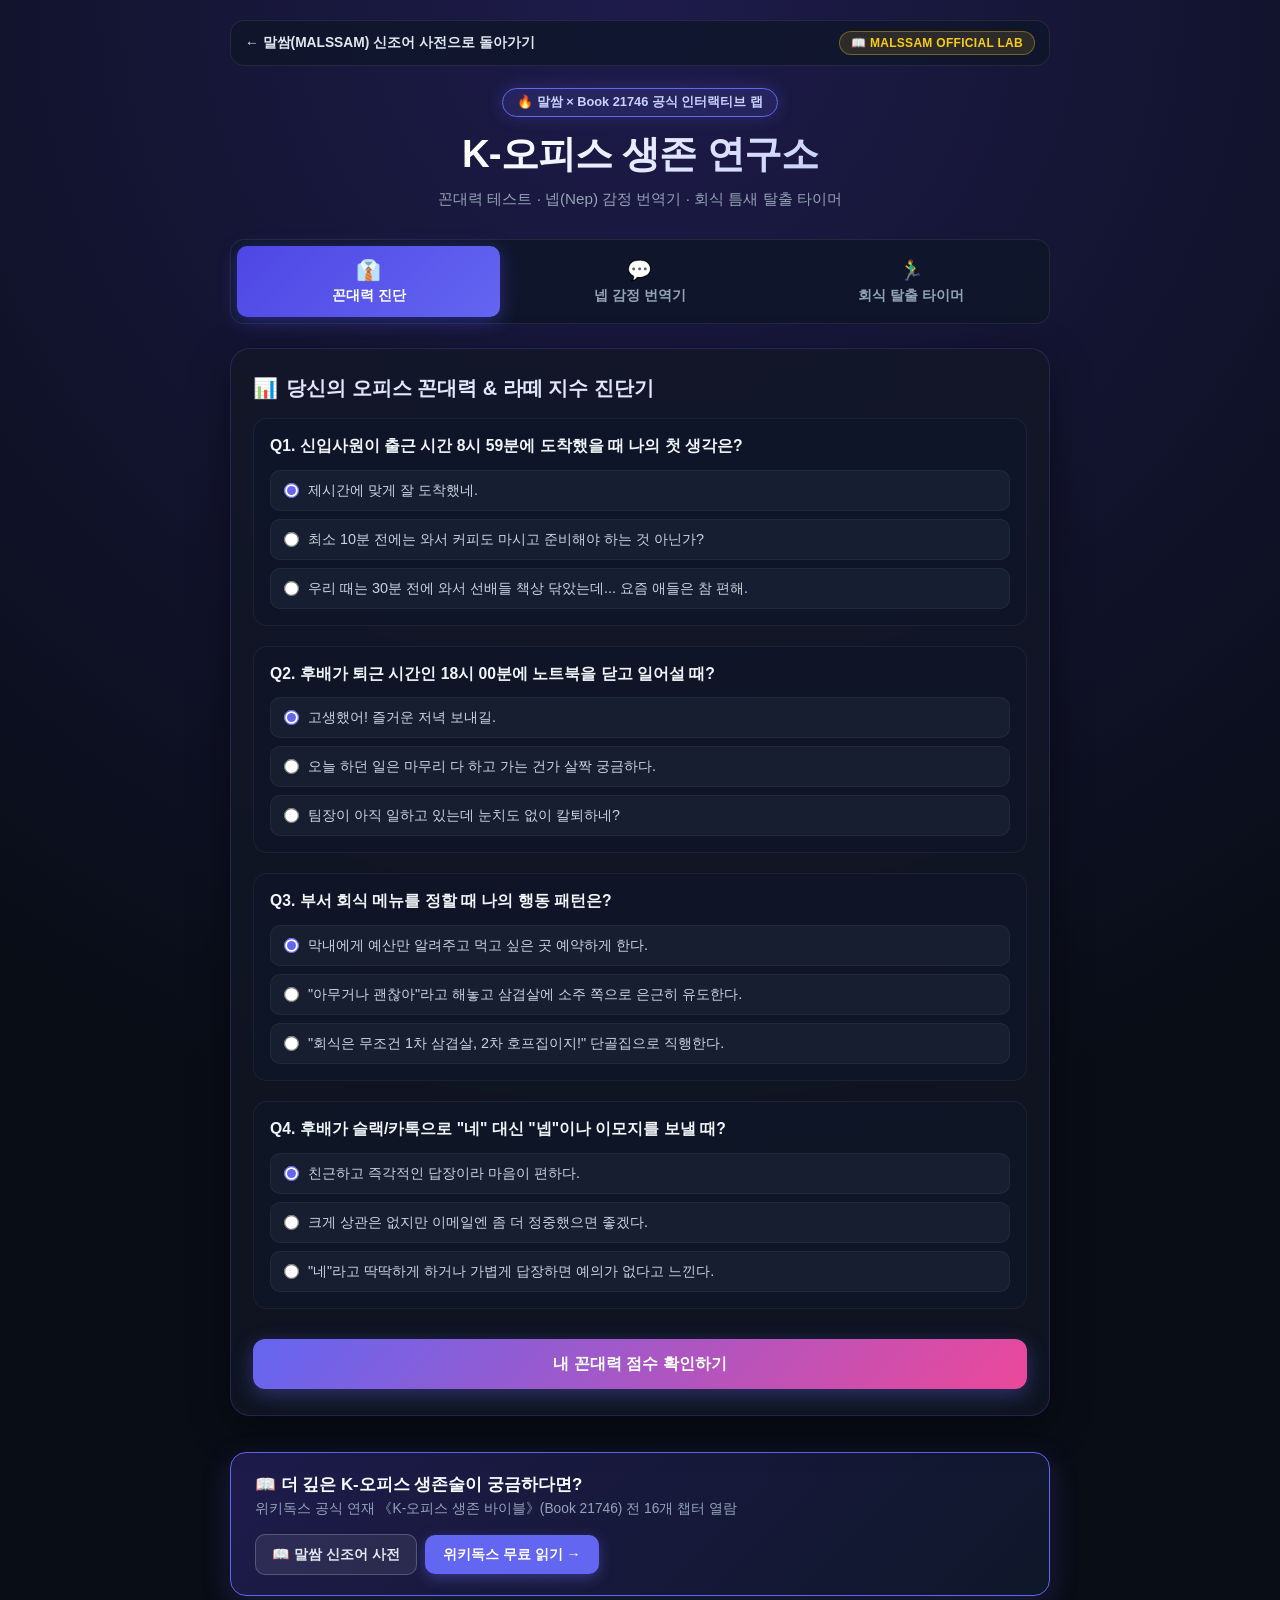
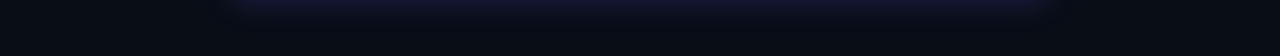
<file: k_office_lab.html>
<!DOCTYPE html>
<html lang="ko">
<head>
  <meta charset="UTF-8">
  <meta name="viewport" content="width=device-width, initial-scale=1.0, maximum-scale=1.0, user-scalable=no">
  <title>K-오피스 생존 연구소 (K-Office Survival Lab) | 말쌈 (MALSSAM) 공식 콘텐츠</title>
  <meta name="description" content="꼰대력 진단, 넵(Nep) 감정 번역기, 회식 탈출 시뮬레이터 - 말쌈(MALSSAM) × K-오피스 생존 바이블 공식 인터랙티브 웹앱">
  <meta property="og:title" content="K-오피스 생존 연구소 (K-Office Survival Lab) | 말쌈 (MALSSAM)">
  <meta property="og:description" content="직장인 꼰대력 진단, '넵' 한 글자 감정 번역기, 회식 틈새 탈출 타이머까지 K-직장인 생존 시뮬레이터 3종">
  <meta property="og:type" content="website">
  <meta property="og:url" content="https://malssam.com/k_office_lab.html">
  <link rel="icon" href="data:image/svg+xml,<svg xmlns=%22http://www.w3.org/2000/svg%22 viewBox=%220 0 100 100%22><text y=%22.9em%22 font-size=%2290%22>🏢</text></svg>">
  <link rel="preconnect" href="https://fonts.googleapis.com">
  <link rel="preconnect" href="https://fonts.gstatic.com" crossorigin>
  <link href="https://fonts.googleapis.com/css2?family=Pretendard:wght@400;600;700;800;900&family=JetBrains+Mono:wght@400;700&display=swap" rel="stylesheet">
  <style>
    :root {
      --bg: #090d16;
      --card-bg: rgba(18, 24, 38, 0.78);
      --card-border: rgba(99, 102, 241, 0.22);
      --accent: #6366f1;
      --accent-glow: rgba(99, 102, 241, 0.45);
      --pink: #ec4899;
      --amber: #f59e0b;
      --emerald: #10b981;
      --cyan: #06b6d4;
      --text-main: #f8fafc;
      --text-muted: #94a3b8;
    }

    * {
      box-sizing: border-box;
      margin: 0;
      padding: 0;
      font-family: 'Pretendard', -apple-system, BlinkMacSystemFont, sans-serif;
      -webkit-tap-highlight-color: transparent;
    }

    body {
      background: radial-gradient(circle at 50% 0%, #1e1b4b 0%, var(--bg) 65%);
      color: var(--text-main);
      min-height: 100vh;
      padding: 20px 14px 60px;
      overflow-x: hidden;
    }

    .container {
      max-width: 820px;
      margin: 0 auto;
    }

    /* Top Nav Strip */
    .top-nav {
      display: flex;
      align-items: center;
      justify-content: space-between;
      gap: 10px;
      flex-wrap: wrap;
      margin-bottom: 22px;
      padding: 10px 14px;
      border-radius: 14px;
      background: rgba(15, 23, 42, 0.78);
      border: 1px solid rgba(255, 255, 255, 0.08);
      backdrop-filter: blur(12px);
    }

    .back-link {
      color: #e2e8f0;
      text-decoration: none;
      font-size: 0.86rem;
      font-weight: 700;
      display: inline-flex;
      align-items: center;
      gap: 6px;
      transition: color 0.2s;
    }

    .back-link:hover {
      color: #facc15;
    }

    .nav-pill {
      padding: 4px 11px;
      border-radius: 9999px;
      background: rgba(250, 204, 21, 0.12);
      border: 1px solid rgba(250, 204, 21, 0.35);
      color: #facc15;
      font-size: 0.75rem;
      font-weight: 800;
      letter-spacing: 0.3px;
    }

    /* Header */
    header {
      text-align: center;
      margin-bottom: 28px;
    }

    .badge {
      display: inline-flex;
      align-items: center;
      gap: 6px;
      padding: 5px 14px;
      border-radius: 9999px;
      background: rgba(99, 102, 241, 0.15);
      border: 1px solid var(--accent);
      color: #c7d2fe;
      font-size: 0.8rem;
      font-weight: 700;
      margin-bottom: 12px;
      box-shadow: 0 0 16px rgba(99, 102, 241, 0.25);
    }

    h1 {
      font-size: clamp(1.8rem, 5vw, 2.4rem);
      font-weight: 900;
      letter-spacing: -0.8px;
      background: linear-gradient(135deg, #ffffff 30%, #a5b4fc 100%);
      -webkit-background-clip: text;
      -webkit-text-fill-color: transparent;
      margin-bottom: 8px;
    }

    .subtitle {
      color: var(--text-muted);
      font-size: 0.95rem;
      line-height: 1.5;
    }

    /* Navigation Tabs */
    .tab-bar {
      display: grid;
      grid-template-columns: repeat(3, 1fr);
      gap: 8px;
      background: rgba(15, 23, 42, 0.85);
      padding: 6px;
      border-radius: 14px;
      border: 1px solid rgba(255, 255, 255, 0.08);
      margin-bottom: 24px;
      backdrop-filter: blur(12px);
    }

    .tab-btn {
      padding: 12px 6px;
      border: none;
      background: transparent;
      color: var(--text-muted);
      font-weight: 700;
      font-size: 0.88rem;
      border-radius: 10px;
      cursor: pointer;
      transition: all 0.25s ease;
      display: flex;
      flex-direction: column;
      align-items: center;
      gap: 4px;
    }

    .tab-btn span.emoji {
      font-size: 1.25rem;
    }

    .tab-btn.active {
      background: linear-gradient(135deg, #4f46e5, #6366f1);
      color: #ffffff;
      box-shadow: 0 4px 18px rgba(79, 70, 229, 0.45);
    }

    /* Card Panels */
    .panel {
      display: none;
      background: var(--card-bg);
      border: 1px solid var(--card-border);
      border-radius: 20px;
      padding: 26px 22px;
      box-shadow: 0 12px 40px rgba(0, 0, 0, 0.4);
      backdrop-filter: blur(16px);
      animation: fadeIn 0.3s ease;
    }

    .panel.active {
      display: block;
    }

    @keyframes fadeIn {
      from { opacity: 0; transform: translateY(8px); }
      to { opacity: 1; transform: translateY(0); }
    }

    .panel-title {
      font-size: 1.25rem;
      font-weight: 800;
      margin-bottom: 16px;
      display: flex;
      align-items: center;
      gap: 8px;
      color: #e0e7ff;
    }

    /* Questions / Quiz Form */
    .question-box {
      margin-bottom: 20px;
      padding: 16px;
      background: rgba(15, 23, 42, 0.6);
      border: 1px solid rgba(255, 255, 255, 0.05);
      border-radius: 14px;
    }

    .q-title {
      font-weight: 700;
      font-size: 0.98rem;
      margin-bottom: 12px;
      color: #f1f5f9;
      line-height: 1.45;
    }

    .option-list {
      display: flex;
      flex-direction: column;
      gap: 8px;
    }

    .opt-label {
      display: flex;
      align-items: center;
      gap: 10px;
      padding: 10px 14px;
      border-radius: 10px;
      background: rgba(30, 41, 59, 0.5);
      border: 1px solid rgba(255, 255, 255, 0.05);
      cursor: pointer;
      font-size: 0.9rem;
      color: #cbd5e1;
      transition: all 0.2s ease;
    }

    .opt-label:hover {
      background: rgba(99, 102, 241, 0.15);
      border-color: rgba(99, 102, 241, 0.3);
    }

    .opt-label input[type="radio"] {
      accent-color: var(--accent);
      transform: scale(1.15);
    }

    .btn-action {
      width: 100%;
      padding: 14px;
      border-radius: 12px;
      border: none;
      background: linear-gradient(135deg, #6366f1, #ec4899);
      color: white;
      font-weight: 800;
      font-size: 1.02rem;
      cursor: pointer;
      box-shadow: 0 6px 20px rgba(99, 102, 241, 0.35);
      transition: all 0.25s;
      margin-top: 10px;
    }

    .btn-action:hover {
      opacity: 0.92;
      transform: translateY(-2px);
    }

    /* Result Box */
    .result-box {
      display: none;
      margin-top: 24px;
      padding: 22px;
      border-radius: 16px;
      background: linear-gradient(135deg, rgba(30, 27, 75, 0.8), rgba(15, 23, 42, 0.9));
      border: 1.5px solid var(--accent);
      text-align: center;
      animation: fadeIn 0.4s ease;
    }

    .score-circle {
      width: 100px;
      height: 100px;
      border-radius: 50%;
      background: radial-gradient(circle, #6366f1, #312e81);
      display: flex;
      flex-direction: column;
      align-items: center;
      justify-content: center;
      margin: 0 auto 14px;
      box-shadow: 0 0 25px rgba(99, 102, 241, 0.5);
    }

    .score-val {
      font-size: 2rem;
      font-weight: 900;
      color: #ffffff;
      line-height: 1;
    }

    .score-unit {
      font-size: 0.75rem;
      color: #c7d2fe;
    }

    .result-grade {
      font-size: 1.3rem;
      font-weight: 800;
      margin-bottom: 8px;
      color: #fbbf24;
    }

    .result-desc {
      font-size: 0.92rem;
      color: #e2e8f0;
      line-height: 1.6;
      margin-bottom: 16px;
    }

    /* Translator Tab */
    .chat-simulator {
      background: #0f172a;
      border-radius: 14px;
      padding: 16px;
      border: 1px solid rgba(255, 255, 255, 0.08);
      margin-bottom: 20px;
    }

    .chat-bubble {
      padding: 12px 16px;
      border-radius: 14px;
      max-width: 82%;
      font-size: 0.92rem;
      line-height: 1.5;
      margin-bottom: 12px;
      position: relative;
    }

    .bubble-boss {
      background: #1e293b;
      color: #f1f5f9;
      border-top-left-radius: 2px;
      margin-right: auto;
    }

    .bubble-reply {
      background: linear-gradient(135deg, #4f46e5, #6366f1);
      color: white;
      border-top-right-radius: 2px;
      margin-left: auto;
      text-align: right;
    }

    .nep-picker {
      display: grid;
      grid-template-columns: repeat(4, 1fr);
      gap: 8px;
      margin-bottom: 18px;
    }

    .nep-btn {
      padding: 12px 6px;
      background: #1e293b;
      border: 1px solid rgba(99, 102, 241, 0.3);
      border-radius: 10px;
      color: #e2e8f0;
      font-weight: 700;
      font-size: 0.95rem;
      cursor: pointer;
      transition: all 0.2s;
    }

    .nep-btn:hover, .nep-btn.selected {
      background: #6366f1;
      color: white;
      box-shadow: 0 0 12px rgba(99, 102, 241, 0.5);
    }

    .analysis-card {
      background: rgba(15, 23, 42, 0.7);
      border-radius: 12px;
      padding: 16px;
      border-left: 4px solid var(--accent);
      margin-top: 14px;
    }

    .analysis-title {
      font-weight: 800;
      font-size: 0.96rem;
      color: #a5b4fc;
      margin-bottom: 6px;
    }

    .analysis-text {
      font-size: 0.88rem;
      color: #cbd5e1;
      line-height: 1.6;
    }

    /* Escape Tab */
    .timer-display {
      text-align: center;
      padding: 28px 16px;
      background: radial-gradient(circle, rgba(99, 102, 241, 0.2), transparent 70%);
    }

    .time-num {
      font-family: 'JetBrains Mono', monospace;
      font-size: 3.5rem;
      font-weight: 800;
      color: #38bdf8;
      letter-spacing: -2px;
      text-shadow: 0 0 20px rgba(56, 189, 248, 0.5);
    }

    .fake-sms-box {
      background: #000000;
      border-radius: 16px;
      padding: 18px;
      border: 1px solid #334155;
      margin-top: 20px;
    }

    .sms-header {
      font-size: 0.8rem;
      color: #64748b;
      display: flex;
      justify-content: space-between;
      margin-bottom: 10px;
      border-bottom: 1px solid #1e293b;
      padding-bottom: 6px;
    }

    .sms-content {
      font-size: 0.95rem;
      color: #f8fafc;
      line-height: 1.5;
    }

    /* Footer Banner */
    .wikidocs-banner {
      margin-top: 36px;
      background: linear-gradient(135deg, #1e1b4b 0%, #0f172a 100%);
      border: 1.5px solid #6366f1;
      border-radius: 16px;
      padding: 20px 24px;
      display: flex;
      align-items: center;
      justify-content: space-between;
      flex-wrap: wrap;
      gap: 16px;
      box-shadow: 0 8px 30px rgba(99, 102, 241, 0.2);
    }

    .wb-text h3 {
      font-size: 1.05rem;
      font-weight: 800;
      color: #f8fafc;
      margin-bottom: 4px;
    }

    .wb-text p {
      font-size: 0.86rem;
      color: #94a3b8;
    }

    .wb-actions {
      display: flex;
      align-items: center;
      gap: 8px;
      flex-wrap: wrap;
    }

    .wb-btn {
      padding: 10px 18px;
      background: #6366f1;
      border-radius: 10px;
      color: white;
      text-decoration: none;
      font-weight: 700;
      font-size: 0.88rem;
      box-shadow: 0 4px 14px rgba(99, 102, 241, 0.4);
      transition: all 0.2s;
    }

    .wb-btn:hover {
      background: #4f46e5;
      transform: translateY(-2px);
    }

    .wb-btn-secondary {
      padding: 10px 16px;
      background: rgba(255, 255, 255, 0.08);
      border: 1px solid rgba(255, 255, 255, 0.2);
      border-radius: 10px;
      color: #e2e8f0;
      text-decoration: none;
      font-weight: 700;
      font-size: 0.88rem;
      transition: all 0.2s;
    }

    .wb-btn-secondary:hover {
      background: rgba(255, 255, 255, 0.16);
      color: #fff;
    }
  </style>
</head>
<body>

<div class="container">
  <nav class="top-nav">
    <a href="./" class="back-link">← 말쌈(MALSSAM) 신조어 사전으로 돌아가기</a>
    <span class="nav-pill">📖 MALSSAM OFFICIAL LAB</span>
  </nav>

  <header>
    <div class="badge">🔥 말쌈 × Book 21746 공식 인터랙티브 랩</div>
    <h1>K-오피스 생존 연구소</h1>
    <p class="subtitle">꼰대력 테스트 · 넵(Nep) 감정 번역기 · 회식 틈새 탈출 타이머</p>
  </header>

  <!-- Navigation Tabs -->
  <div class="tab-bar">
    <button class="tab-btn active" onclick="switchTab('quiz')">
      <span class="emoji">👔</span>
      <span>꼰대력 진단</span>
    </button>
    <button class="tab-btn" onclick="switchTab('nep')">
      <span class="emoji">💬</span>
      <span>넵 감정 번역기</span>
    </button>
    <button class="tab-btn" onclick="switchTab('escape')">
      <span class="emoji">🏃‍♂️</span>
      <span>회식 탈출 타이머</span>
    </button>
  </div>

  <!-- Panel 1: 꼰대력 진단 -->
  <div id="panel-quiz" class="panel active">
    <div class="panel-title">
      <span>📊</span>
      <span>당신의 오피스 꼰대력 & 라떼 지수 진단기</span>
    </div>

    <form id="quiz-form">
      <div class="question-box">
        <div class="q-title">Q1. 신입사원이 출근 시간 8시 59분에 도착했을 때 나의 첫 생각은?</div>
        <div class="option-list">
          <label class="opt-label"><input type="radio" name="q1" value="0" checked> 제시간에 맞게 잘 도착했네.</label>
          <label class="opt-label"><input type="radio" name="q1" value="10"> 최소 10분 전에는 와서 커피도 마시고 준비해야 하는 것 아닌가?</label>
          <label class="opt-label"><input type="radio" name="q1" value="25"> 우리 때는 30분 전에 와서 선배들 책상 닦았는데... 요즘 애들은 참 편해.</label>
        </div>
      </div>

      <div class="question-box">
        <div class="q-title">Q2. 후배가 퇴근 시간인 18시 00분에 노트북을 닫고 일어설 때?</div>
        <div class="option-list">
          <label class="opt-label"><input type="radio" name="q2" value="0" checked> 고생했어! 즐거운 저녁 보내길.</label>
          <label class="opt-label"><input type="radio" name="q2" value="10"> 오늘 하던 일은 마무리 다 하고 가는 건가 살짝 궁금하다.</label>
          <label class="opt-label"><input type="radio" name="q2" value="25"> 팀장이 아직 일하고 있는데 눈치도 없이 칼퇴하네?</label>
        </div>
      </div>

      <div class="question-box">
        <div class="q-title">Q3. 부서 회식 메뉴를 정할 때 나의 행동 패턴은?</div>
        <div class="option-list">
          <label class="opt-label"><input type="radio" name="q3" value="0" checked> 막내에게 예산만 알려주고 먹고 싶은 곳 예약하게 한다.</label>
          <label class="opt-label"><input type="radio" name="q3" value="10"> "아무거나 괜찮아"라고 해놓고 삼겹살에 소주 쪽으로 은근히 유도한다.</label>
          <label class="opt-label"><input type="radio" name="q3" value="25"> "회식은 무조건 1차 삼겹살, 2차 호프집이지!" 단골집으로 직행한다.</label>
        </div>
      </div>

      <div class="question-box">
        <div class="q-title">Q4. 후배가 슬랙/카톡으로 "네" 대신 "넵"이나 이모지를 보낼 때?</div>
        <div class="option-list">
          <label class="opt-label"><input type="radio" name="q4" value="0" checked> 친근하고 즉각적인 답장이라 마음이 편하다.</label>
          <label class="opt-label"><input type="radio" name="q4" value="10"> 크게 상관은 없지만 이메일엔 좀 더 정중했으면 좋겠다.</label>
          <label class="opt-label"><input type="radio" name="q4" value="25"> "네"라고 딱딱하게 하거나 가볍게 답장하면 예의가 없다고 느낀다.</label>
        </div>
      </div>

      <button type="button" class="btn-action" onclick="calculateKondae()">내 꼰대력 점수 확인하기</button>
    </form>

    <div id="quiz-result" class="result-box">
      <div class="score-circle">
        <div class="score-val" id="score-text">0</div>
        <div class="score-unit">/ 100점</div>
      </div>
      <div class="result-grade" id="grade-text">완벽한 MZ 천사 동료</div>
      <div class="result-desc" id="desc-text">꼰대 지수 0%! 당신은 글로벌 IT 테크 기업에서도 사랑받을 열린 마인드의 소유자입니다.</div>
    </div>
  </div>

  <!-- Panel 2: 넵 감정 번역기 -->
  <div id="panel-nep" class="panel">
    <div class="panel-title">
      <span>💬</span>
      <span>글자 하나로 갈리는 '넵병(Nep Syndrome)' 실시간 판독기</span>
    </div>

    <div class="chat-simulator">
      <div class="chat-bubble bubble-boss">
        김대리님, 오늘 부탁드린 시장 분석 보고서 17시까지 가능할까요?
      </div>
      <div class="chat-bubble bubble-reply" id="preview-reply">
        넵! 지금 바로 확인하겠습니다.
      </div>
    </div>

    <div style="font-weight: 700; font-size: 0.9rem; margin-bottom: 8px; color: #a5b4fc;">
      답변 뉘앙스 선택해보기:
    </div>
    <div class="nep-picker">
      <button class="nep-btn selected" onclick="pickNep('넵', this)">넵</button>
      <button class="nep-btn" onclick="pickNep('네!', this)">네!</button>
      <button class="nep-btn" onclick="pickNep('네', this)">네.</button>
      <button class="nep-btn" onclick="pickNep('넹', this)">넹~</button>
    </div>

    <div id="nep-analysis" class="analysis-card">
      <div class="analysis-title" id="nep-type">💎 [넵]의 심리학: 사회화 완료 200%의 완충 쿠션어</div>
      <div class="analysis-text" id="nep-desc">
        '네'는 너무 차갑고 화난 것 같고, '넹'은 너무 가벼워 보일 때 대한민국 K-직장인이 발명해 낸 위대한 생존의 언어입니다. 0.1초의 즉답성과 충성도를 동시에 전달합니다.
      </div>
    </div>
  </div>

  <!-- Panel 3: 회식 탈출 타이머 -->
  <div id="panel-escape" class="panel">
    <div class="panel-title">
      <span>🏃‍♂️</span>
      <span>회식 1차 틈새 탈출 카운트다운 & 비상 탈출 메시지</span>
    </div>

    <div class="timer-display">
      <div style="font-size: 0.85rem; color: #94a3b8; margin-bottom: 6px;">1차 고깃집에서 2차로 이동하는 골든타임</div>
      <div class="time-num" id="escape-timer">00:45:00</div>
      <button class="btn-action" style="max-width: 200px; margin: 14px auto 0;" onclick="toggleTimer(this)">타이머 시작</button>
    </div>

    <div class="fake-sms-box">
      <div class="sms-header">
        <span>🚨 [비상 탈출용 자동 알림 템플릿]</span>
        <span>오후 8:45</span>
      </div>
      <div class="sms-content" id="sms-text">
        "[긴급] 어머니: 집 보일러에 누수가 생겨서 아랫집에 물이 샌다는데 당장 와서 밸브 좀 확인해 봐라!"
      </div>
    </div>
    <button type="button" class="btn-action" style="background: #1e293b; border: 1px solid #475569; margin-top: 10px;" onclick="refreshSms()">
      🔄 다른 핑계 템플릿 생성하기
    </button>
  </div>

  <!-- Footer Banner -->
  <div class="wikidocs-banner">
    <div class="wb-text">
      <h3>📖 더 깊은 K-오피스 생존술이 궁금하다면?</h3>
      <p>위키독스 공식 연재 《K-오피스 생존 바이블》(Book 21746) 전 16개 챕터 열람</p>
    </div>
    <div class="wb-actions">
      <a href="./" class="wb-btn-secondary">📖 말쌈 신조어 사전</a>
      <a href="https://wikidocs.net/book/21746" target="_blank" rel="noopener" class="wb-btn">위키독스 무료 읽기 →</a>
    </div>
  </div>
</div>

<script>
  function switchTab(tab) {
    document.querySelectorAll('.tab-btn').forEach(btn => btn.classList.remove('active'));
    document.querySelectorAll('.panel').forEach(p => p.classList.remove('active'));

    if (tab === 'quiz') {
      document.querySelectorAll('.tab-btn')[0].classList.add('active');
      document.getElementById('panel-quiz').classList.add('active');
    } else if (tab === 'nep') {
      document.querySelectorAll('.tab-btn')[1].classList.add('active');
      document.getElementById('panel-nep').classList.add('active');
    } else {
      document.querySelectorAll('.tab-btn')[2].classList.add('active');
      document.getElementById('panel-escape').classList.add('active');
    }
  }

  function calculateKondae() {
    const f = document.getElementById('quiz-form');
    let total = 0;
    ['q1', 'q2', 'q3', 'q4'].forEach(q => {
      const val = f.querySelector(`input[name="${q}"]:checked`);
      if (val) total += parseInt(val.value, 10);
    });

    const box = document.getElementById('quiz-result');
    const scoreText = document.getElementById('score-text');
    const gradeText = document.getElementById('grade-text');
    const descText = document.getElementById('desc-text');

    scoreText.innerText = total;

    if (total <= 20) {
      gradeText.innerText = "🌟 완벽한 젠틀 동료 (청정 구역)";
      descText.innerText = "꼰대 지수 최저! 상대방의 자율성과 시간을 극도로 존중하는 최고의 팀메이트입니다.";
    } else if (total <= 50) {
      gradeText.innerText = "☕ 영포티 낀 세대 (조심 단계)";
      descText.innerText = "마음은 열려 있으나, 나도 모르게 '우리 때는 말이야'가 목 끝까지 차오르는 낀 세대 감성입니다.";
    } else if (total <= 75) {
      gradeText.innerText = "⚠️ 은밀한 마이크로매니저 (경보)";
      descText.innerText = "조직의 룰을 지나치게 엄격하게 적용하여 후배들이 당신 앞에서 '넵병'에 걸리기 직전입니다.";
    } else {
      gradeText.innerText = "🚨 살아있는 조선시대 참모총장 (적색경보)";
      descText.innerText = "신속히 《K-오피스 생존 바이블》 02장 '꼰대의 7가지 유형학'을 정독하여 자아 성찰이 필요합니다!";
    }

    box.style.display = 'block';
    box.scrollIntoView({ behavior: 'smooth', block: 'nearest' });
  }

  const nepData = {
    '넵': {
      reply: '넵! 지금 바로 확인하겠습니다.',
      title: '💎 [넵]의 심리학: 사회화 완료 200%의 생존어',
      desc: "'네'는 차갑고 '넹'은 가벼워서 탄생한 기적의 단어. 상사의 기분을 거스르지 않으면서 가장 안전하고 신속한 피드백을 전달하는 한국 직장인의 필수 생존어입니다."
    },
    '네!': {
      reply: '네! 준비 다 되었습니다!',
      title: '⚡ [네!]의 심리학: 의욕 넘치는 신입 모드',
      desc: "느낌표를 붙여 밝고 긍정적인 에너지를 뿜어냅니다. 하지만 1년 차가 넘어가면 타이핑 에너지 고갈로 자연스럽게 '넵'으로 수렴하게 됩니다."
    },
    '네': {
      reply: '네. 확인했습니다.',
      title: '🧊 [네.]의 심리학: 분노와 피로의 경계선',
      desc: "마침표가 찍힌 단호한 '네.'는 상대방에게 '내가 지금 화가 났거나 매우 지쳤다'는 무언의 신호를 줍니다. 상사가 이 답장을 받으면 살짝 긴장하게 됩니다."
    },
    '넹': {
      reply: '넹~ 바로 보내드릴게요 ㅎㅎ',
      title: '🌱 [넹]의 심리학: 친밀한 동기 전용 언어',
      desc: "친한 동기나 사수에게만 허용되는 애교 섞인 어투입니다. 부장님이나 임원 단톡방에 보냈다가는 1초 만에 등골이 오싹해질 수 있습니다."
    }
  };

  function pickNep(type, btn) {
    document.querySelectorAll('.nep-btn').forEach(b => b.classList.remove('selected'));
    if (btn) btn.classList.add('selected');

    const d = nepData[type];
    document.getElementById('preview-reply').innerText = d.reply;
    document.getElementById('nep-type').innerText = d.title;
    document.getElementById('nep-desc').innerText = d.desc;
  }

  let timerRunning = false;
  let secondsLeft = 2700;
  let timerInterval = null;

  function toggleTimer(btn) {
    if (!timerRunning) {
      timerRunning = true;
      btn.innerText = "일시정지";
      btn.style.background = "#ef4444";
      timerInterval = setInterval(() => {
        if (secondsLeft > 0) {
          secondsLeft--;
          const m = String(Math.floor(secondsLeft / 60)).padStart(2, '0');
          const s = String(secondsLeft % 60).padStart(2, '0');
          document.getElementById('escape-timer').innerText = `00:${m}:${s}`;
        } else {
          clearInterval(timerInterval);
          timerRunning = false;
          btn.innerText = "타이머 재시작";
          btn.style.background = "linear-gradient(135deg, #6366f1, #ec4899)";
          secondsLeft = 2700;
          alert("🚨 1차 종료 골든타임 도달! 지금 신발 끈 묶고 지하철역으로 달리세요!");
        }
      }, 1000);
    } else {
      timerRunning = false;
      btn.innerText = "타이머 재개";
      btn.style.background = "linear-gradient(135deg, #6366f1, #ec4899)";
      clearInterval(timerInterval);
    }
  }

  const excuses = [
    "[긴급] 어머니: 집 보일러에 누수가 생겨서 아랫집에 물이 샌다는데 당장 와서 밸브 좀 확인해 봐라!",
    "[택배기사]: 냉동 신선식품이 문 앞에 배송되었는데 날이 더워 1시간 내로 냉동고에 넣으셔야 합니다.",
    "[알림]: 내일 오전 8시 본사 대면 회의 자료 사전 검토 요청 (마감: 자정)",
    "[동생]: 집에 강아지가 문을 열고 탈출한 것 같아. 빨리 와서 같이 찾아봐야 해!"
  ];
  let lastExcuseIdx = 0;

  function refreshSms() {
    let idx = Math.floor(Math.random() * excuses.length);
    if (excuses.length > 1 && idx === lastExcuseIdx) {
      idx = (idx + 1) % excuses.length;
    }
    lastExcuseIdx = idx;
    document.getElementById('sms-text').innerText = excuses[idx];
  }
</script>

</body>
</html>
</file>
